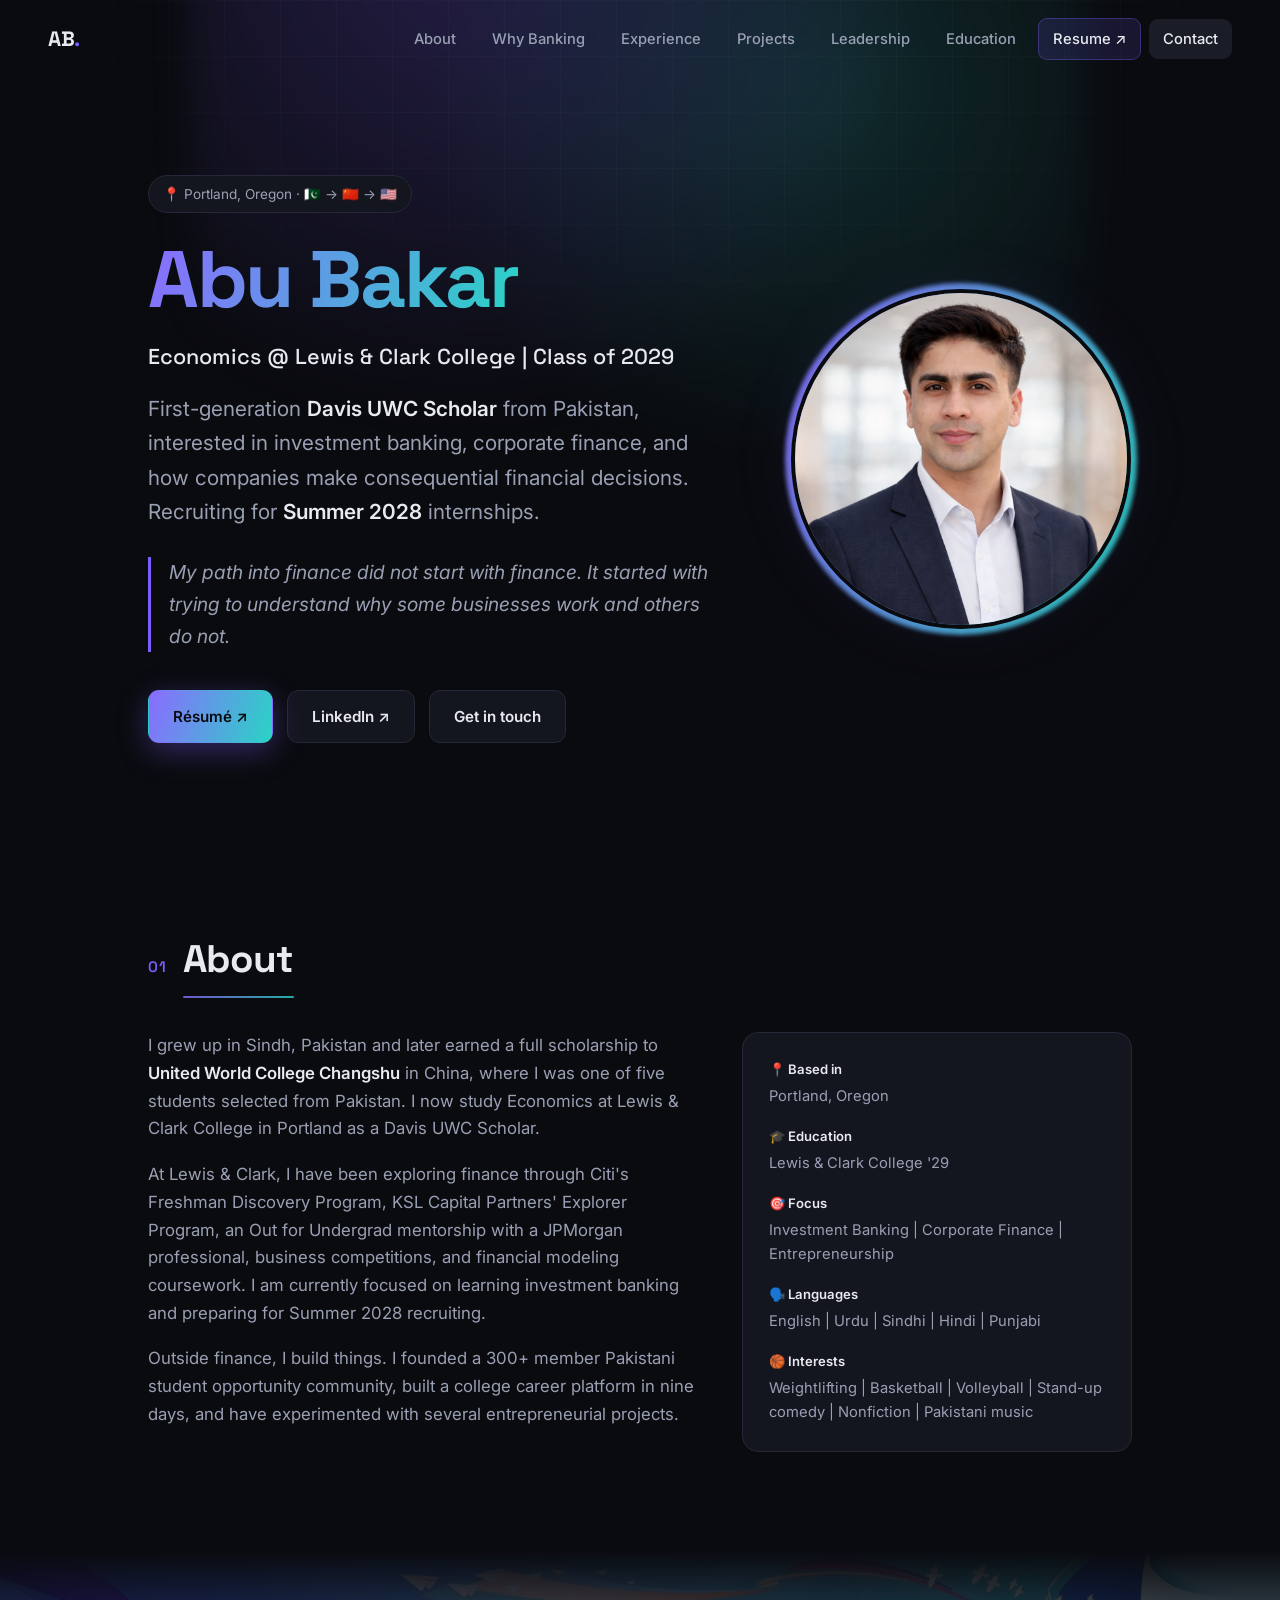
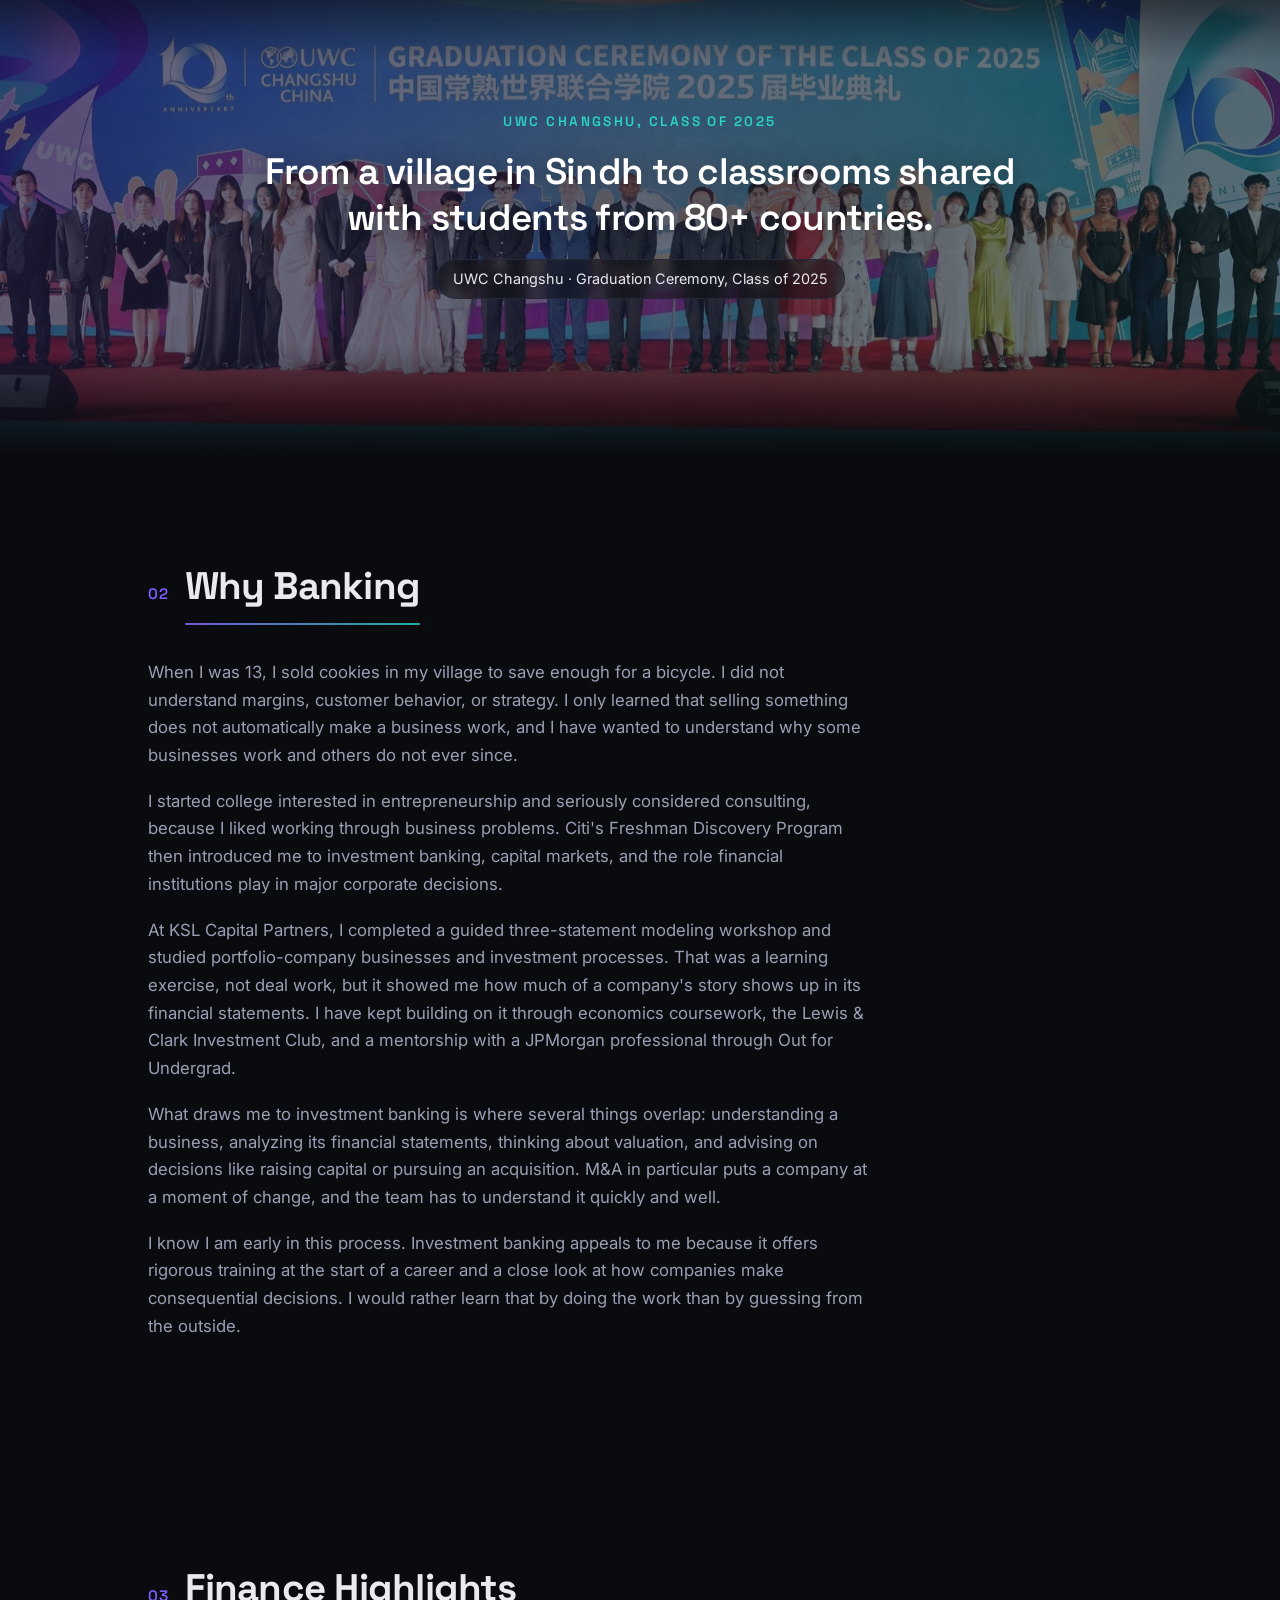
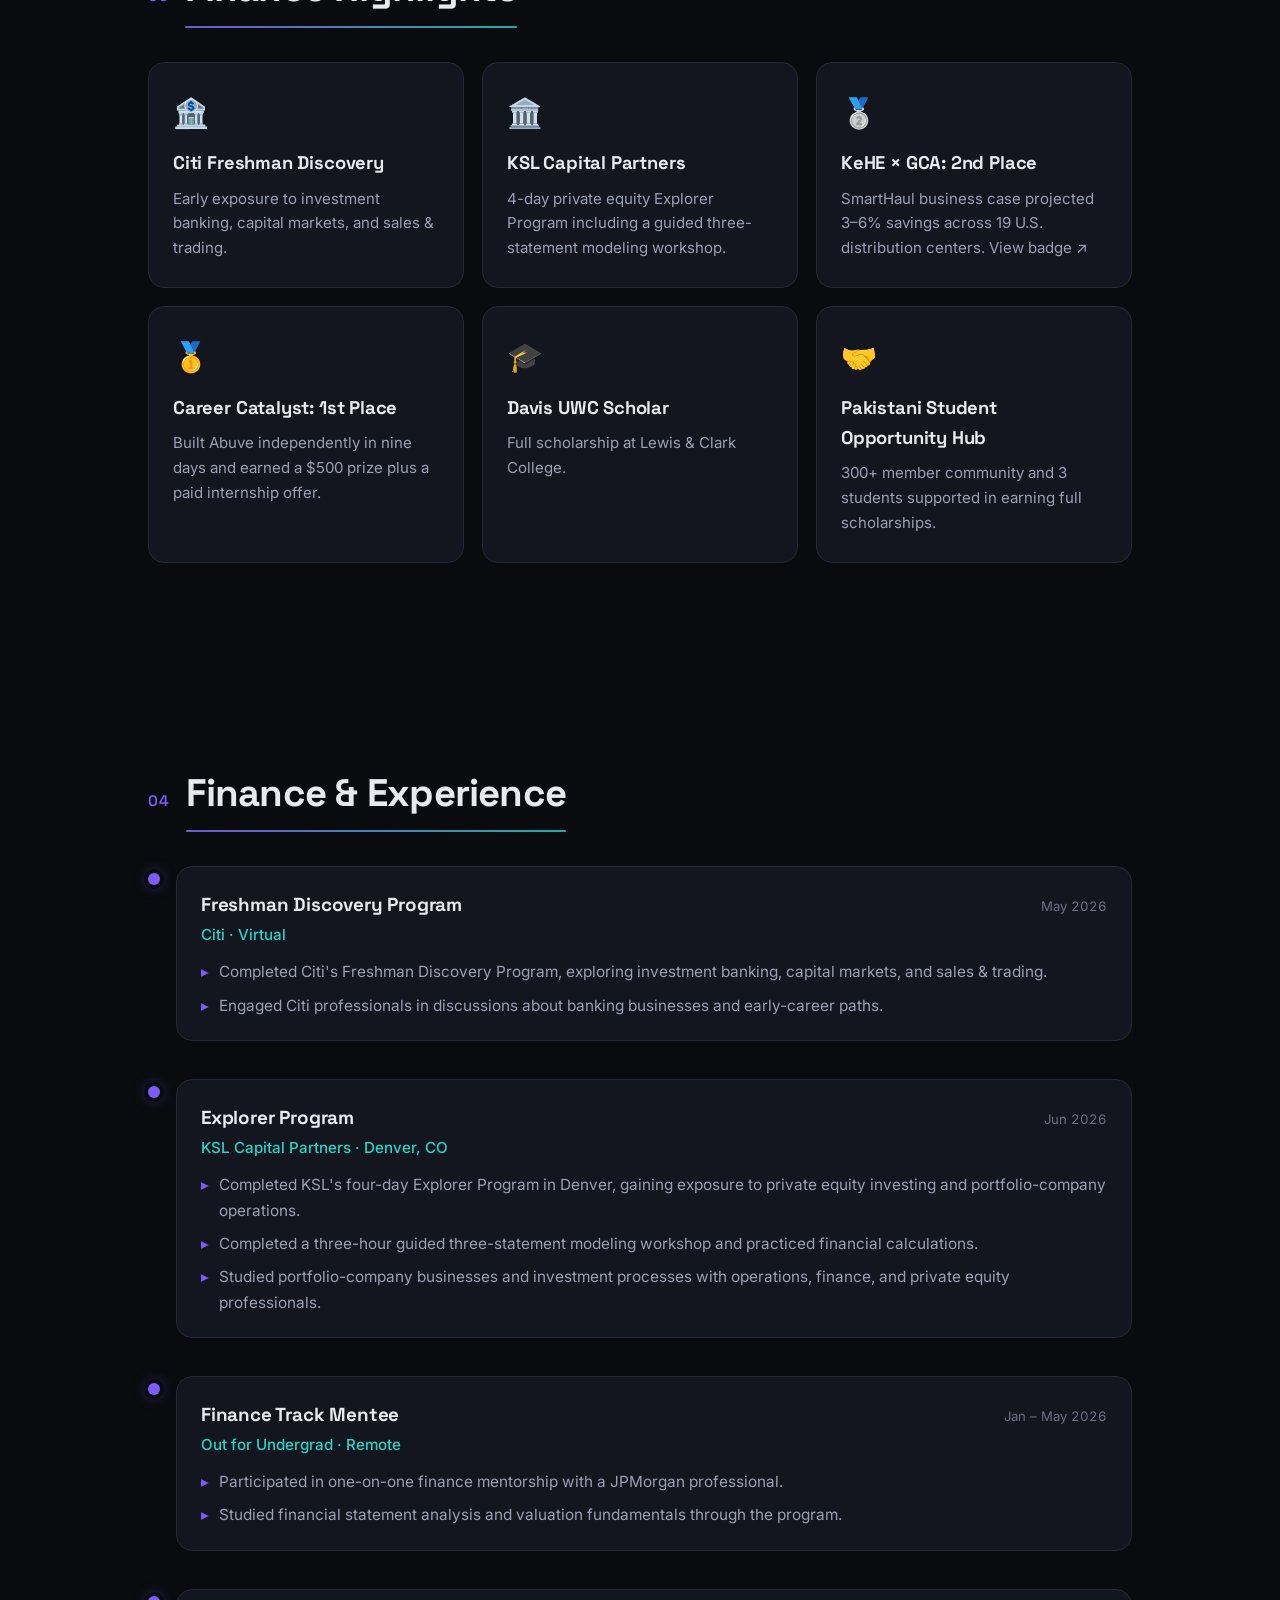
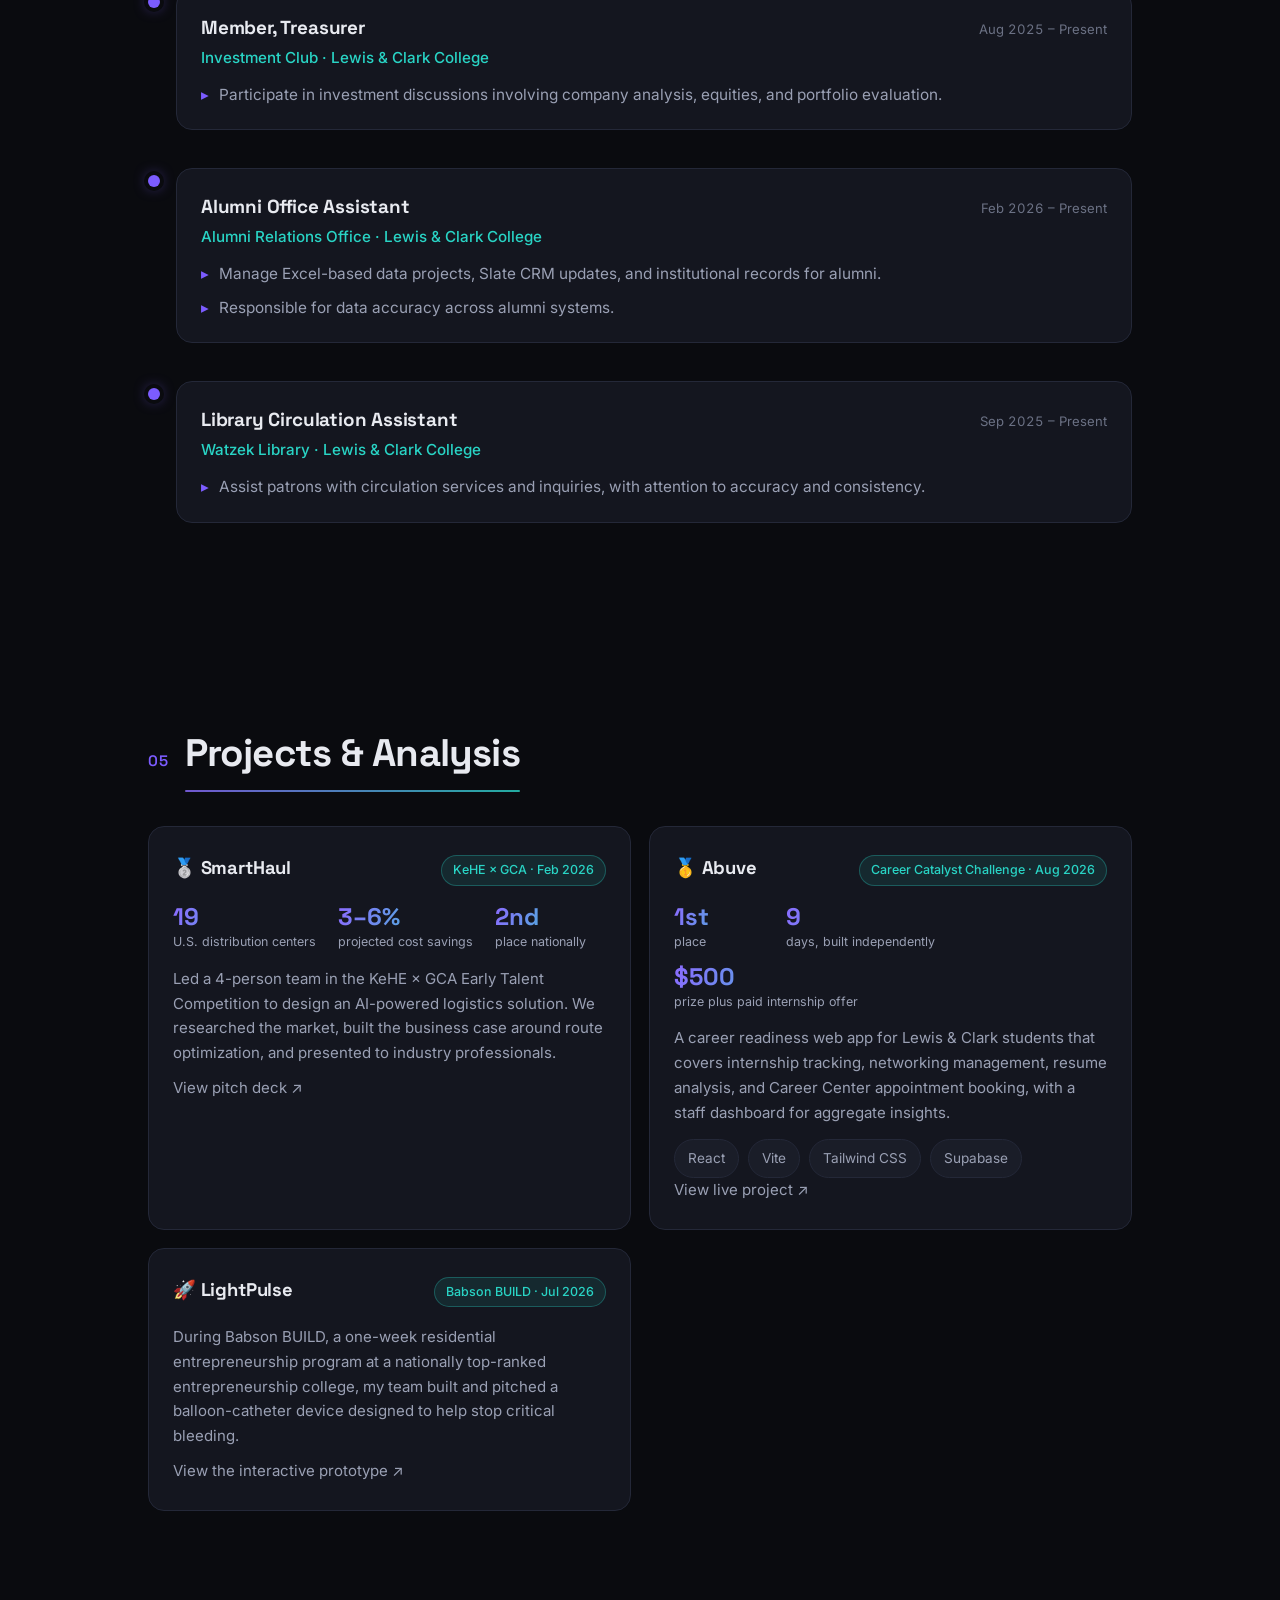
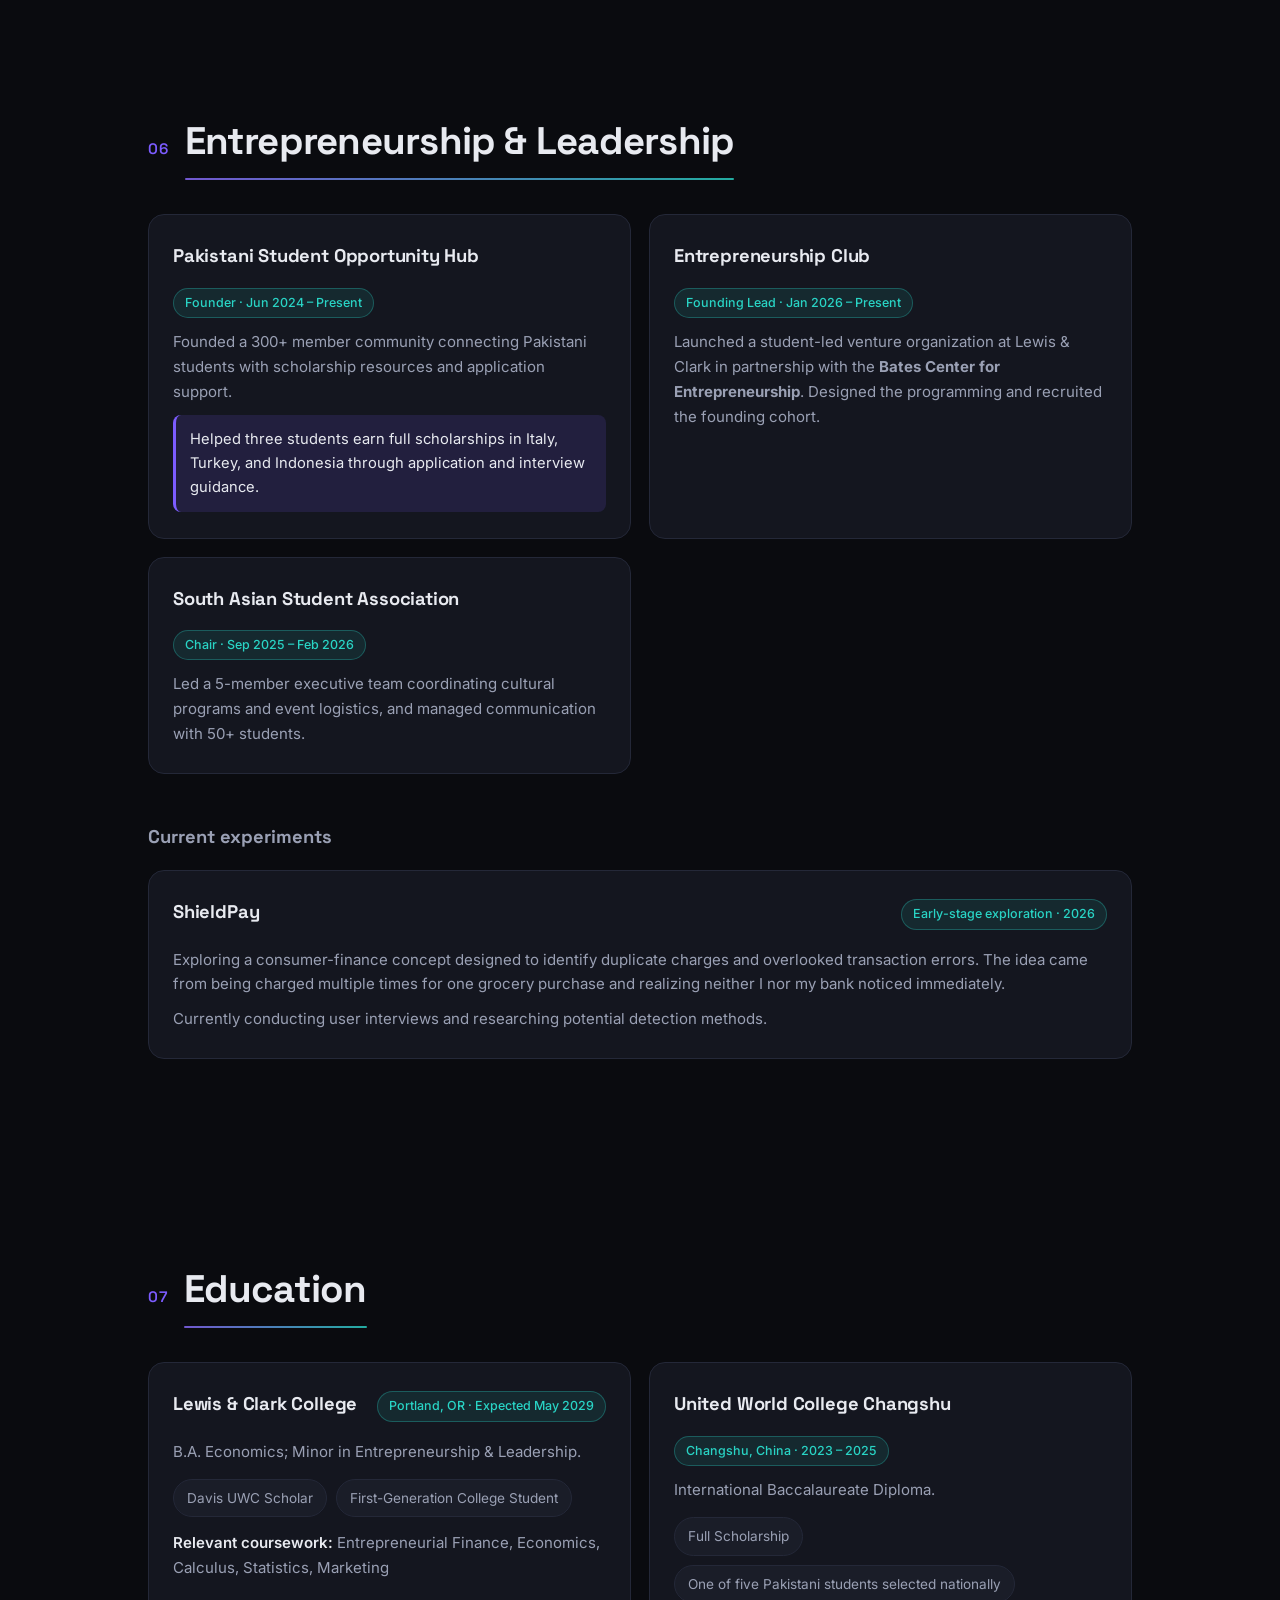
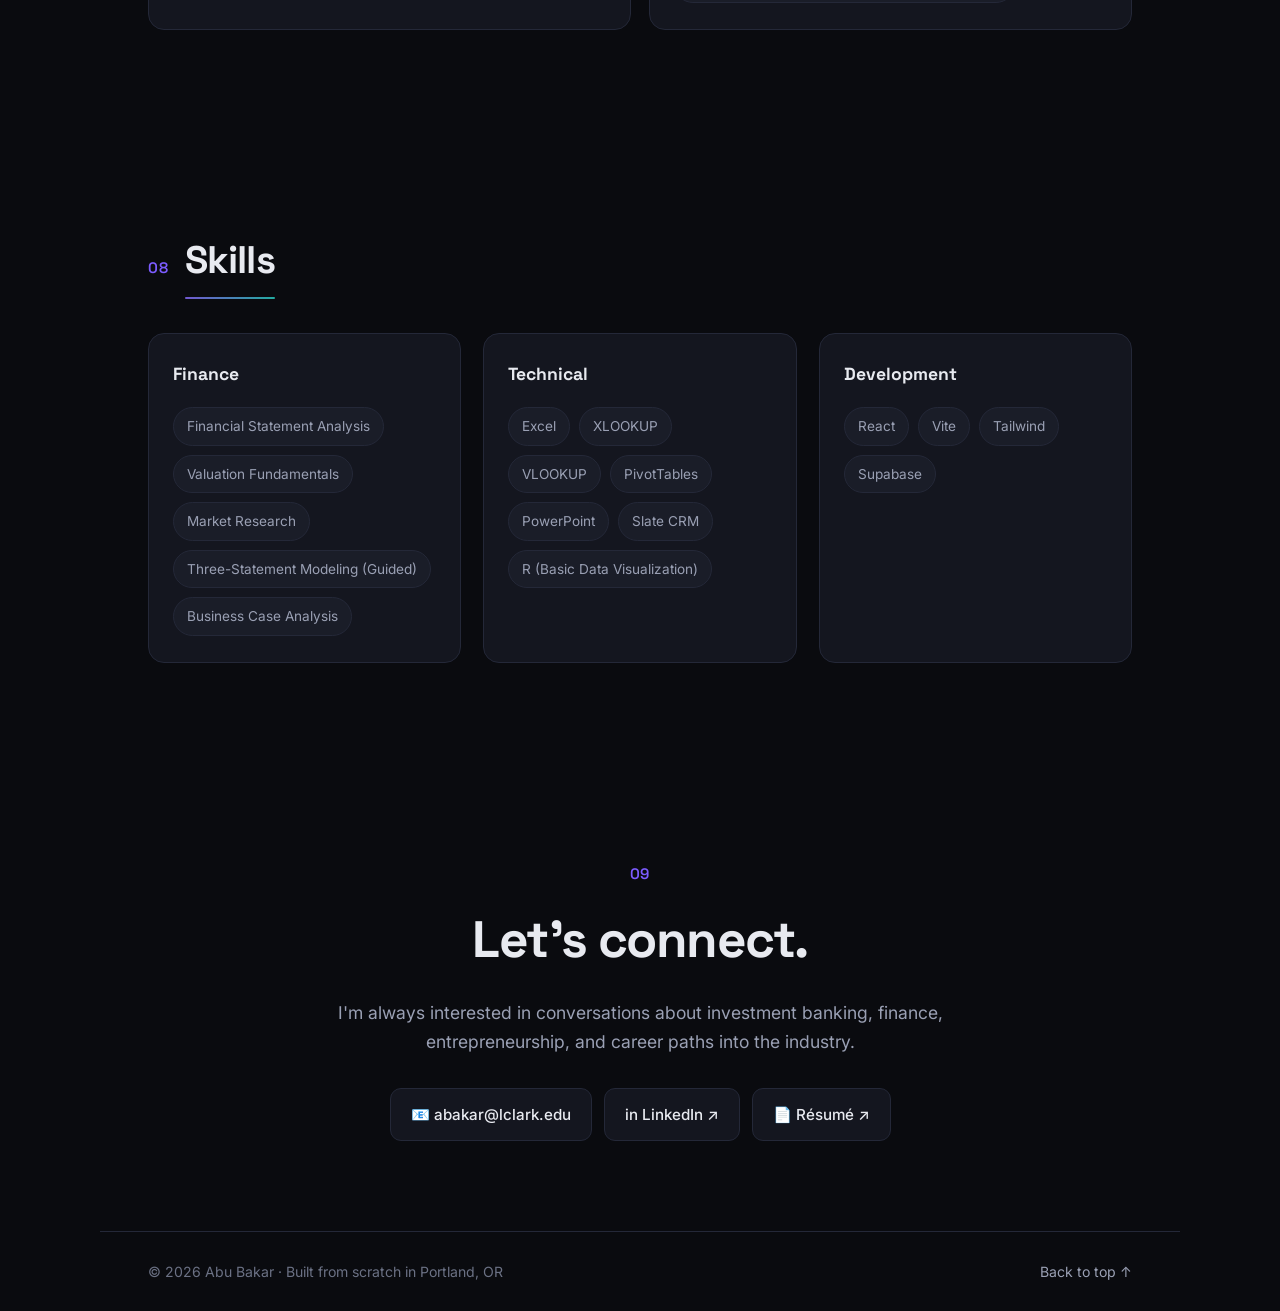
<file: index.html>
<!DOCTYPE html>
<html lang="en">
<head>
  <meta charset="UTF-8" />
  <meta name="viewport" content="width=device-width, initial-scale=1.0" />
  <title>Abu Bakar | Economics &amp; Finance | Lewis &amp; Clark College</title>
  <meta name="description" content="Abu Bakar is an Economics student and Davis UWC Scholar at Lewis &amp; Clark College exploring investment banking, corporate finance, and entrepreneurship." />
  <meta name="author" content="Abu Bakar" />

  <!-- Open Graph -->
  <meta property="og:type" content="website" />
  <meta property="og:title" content="Abu Bakar | Economics &amp; Finance | Lewis &amp; Clark College" />
  <meta property="og:description" content="Abu Bakar is an Economics student and Davis UWC Scholar at Lewis &amp; Clark College exploring investment banking, corporate finance, and entrepreneurship." />

  <link rel="preconnect" href="https://fonts.googleapis.com" />
  <link rel="preconnect" href="https://fonts.gstatic.com" crossorigin />
  <link href="https://fonts.googleapis.com/css2?family=Inter:wght@400;500;600;700;800&family=Space+Grotesk:wght@500;600;700&display=swap" rel="stylesheet" />
  <link rel="stylesheet" href="styles.css" />
  <link rel="icon" href="data:image/svg+xml,<svg xmlns='http://www.w3.org/2000/svg' viewBox='0 0 100 100'><text y='.9em' font-size='90'>⚡</text></svg>" />
</head>
<body>
  <!-- Background -->
  <div class="bg-grid" aria-hidden="true"></div>
  <div class="bg-glow" aria-hidden="true"></div>

  <!-- Scroll progress bar -->
  <div class="progress" id="progress" aria-hidden="true"></div>

  <!-- Nav -->
  <header class="nav" id="nav">
    <a href="#top" class="nav__brand">AB<span>.</span></a>
    <nav class="nav__links" aria-label="Primary">
      <a href="#about">About</a>
      <a href="#why-banking">Why Banking</a>
      <a href="#experience">Experience</a>
      <a href="#projects">Projects</a>
      <a href="#leadership">Leadership</a>
      <a href="#education">Education</a>
      <a href="assets/Bakar_Abu_Resume_Portfolio.pdf" target="_blank" rel="noopener" class="nav__cta">Resume ↗</a>
      <a href="#contact">Contact</a>
    </nav>
    <button class="nav__toggle" id="navToggle" aria-label="Toggle menu" aria-expanded="false">
      <span></span><span></span><span></span>
    </button>
  </header>

  <main id="top">
    <!-- Hero -->
    <section class="hero" id="hero">
      <div class="hero__content">
        <div class="reveal hero__eyebrow">📍 Portland, Oregon · 🇵🇰 → 🇨🇳 → 🇺🇸</div>
        <h1 class="reveal hero__title">
          <span class="grad">Abu Bakar</span>
        </h1>
        <p class="reveal hero__sub">Economics @ Lewis &amp; Clark College | Class of 2029</p>
        <p class="reveal hero__lead">
          First-generation <strong>Davis UWC Scholar</strong> from Pakistan, interested in
          investment banking, corporate finance, and how companies make consequential
          financial decisions. Recruiting for <strong>Summer 2028</strong> internships.
        </p>
        <blockquote class="reveal hero__quote">
          My path into finance did not start with finance. It started with trying to understand why some businesses work and others do not.
        </blockquote>
        <div class="reveal hero__actions">
          <a class="btn btn--primary" href="assets/Bakar_Abu_Resume_Portfolio.pdf" target="_blank" rel="noopener">Résumé ↗</a>
          <a class="btn btn--ghost" href="https://www.linkedin.com/in/abu-bakar-085870336/" target="_blank" rel="noopener">LinkedIn ↗</a>
          <a class="btn btn--ghost" href="#contact">Get in touch</a>
        </div>
      </div>
      <div class="reveal hero__photo">
        <img src="assets/Bakar_Photo.jpeg" alt="Portrait of Abu Bakar" width="360" height="360" loading="eager" />
      </div>
    </section>

    <!-- About -->
    <section class="section" id="about">
      <div class="section__head reveal">
        <span class="section__num">01</span>
        <h2 class="section__title">About</h2>
      </div>
      <div class="about">
        <div class="about__text reveal">
          <p>
            I grew up in Sindh, Pakistan and later earned a full scholarship to
            <strong>United World College Changshu</strong> in China, where I was one of five
            students selected from Pakistan. I now study Economics at Lewis &amp; Clark College
            in Portland as a Davis UWC Scholar.
          </p>
          <p>
            At Lewis &amp; Clark, I have been exploring finance through Citi's Freshman Discovery
            Program, KSL Capital Partners' Explorer Program, an Out for Undergrad mentorship with
            a JPMorgan professional, business competitions, and financial modeling coursework. I am
            currently focused on learning investment banking and preparing for Summer 2028
            recruiting.
          </p>
          <p>
            Outside finance, I build things. I founded a 300+ member Pakistani student opportunity
            community, built a college career platform in nine days, and have experimented with
            several entrepreneurial projects.
          </p>
        </div>
        <aside class="about__facts reveal">
          <dl>
            <div><dt>📍 Based in</dt><dd>Portland, Oregon</dd></div>
            <div><dt>🎓 Education</dt><dd>Lewis &amp; Clark College '29</dd></div>
            <div><dt>🎯 Focus</dt><dd>Investment Banking | Corporate Finance | Entrepreneurship</dd></div>
            <div><dt>🗣️ Languages</dt><dd>English | Urdu | Sindhi | Hindi | Punjabi</dd></div>
            <div><dt>🏀 Interests</dt><dd>Weightlifting | Basketball | Volleyball | Stand-up comedy | Nonfiction | Pakistani music</dd></div>
          </dl>
        </aside>
      </div>
    </section>

    <!-- Story band -->
    <section class="band" id="story" aria-label="UWC Changshu graduation">
      <div class="band__overlay"></div>
      <div class="band__content reveal">
        <span class="band__eyebrow">UWC Changshu, Class of 2025</span>
        <p class="band__quote">
          From a village in Sindh to classrooms shared with students from 80+ countries.
        </p>
        <span class="band__caption">UWC Changshu · Graduation Ceremony, Class of 2025</span>
      </div>
    </section>

    <!-- Why Banking -->
    <section class="section" id="why-banking">
      <div class="section__head reveal">
        <span class="section__num">02</span>
        <h2 class="section__title">Why Banking</h2>
      </div>
      <div class="about__text why-finance__body reveal">
        <p>When I was 13, I sold cookies in my village to save enough for a bicycle. I did not understand margins, customer behavior, or strategy. I only learned that selling something does not automatically make a business work, and I have wanted to understand why some businesses work and others do not ever since.</p>
        <p>I started college interested in entrepreneurship and seriously considered consulting, because I liked working through business problems. Citi's Freshman Discovery Program then introduced me to investment banking, capital markets, and the role financial institutions play in major corporate decisions.</p>
        <p>At KSL Capital Partners, I completed a guided three-statement modeling workshop and studied portfolio-company businesses and investment processes. That was a learning exercise, not deal work, but it showed me how much of a company's story shows up in its financial statements. I have kept building on it through economics coursework, the Lewis &amp; Clark Investment Club, and a mentorship with a JPMorgan professional through Out for Undergrad.</p>
        <p>What draws me to investment banking is where several things overlap: understanding a business, analyzing its financial statements, thinking about valuation, and advising on decisions like raising capital or pursuing an acquisition. M&amp;A in particular puts a company at a moment of change, and the team has to understand it quickly and well.</p>
        <p>I know I am early in this process. Investment banking appeals to me because it offers rigorous training at the start of a career and a close look at how companies make consequential decisions. I would rather learn that by doing the work than by guessing from the outside.</p>
      </div>
    </section>

    <!-- Highlights -->
    <section class="section" id="highlights">
      <div class="section__head reveal">
        <span class="section__num">03</span>
        <h2 class="section__title">Finance Highlights</h2>
      </div>
      <div class="cards">
        <article class="card reveal">
          <div class="card__icon">🏦</div>
          <h3>Citi Freshman Discovery</h3>
          <p>Early exposure to investment banking, capital markets, and sales &amp; trading.</p>
        </article>
        <article class="card reveal">
          <div class="card__icon">🏛️</div>
          <h3>KSL Capital Partners</h3>
          <p>4-day private equity Explorer Program including a guided three-statement modeling workshop.</p>
        </article>
        <article class="card reveal">
          <div class="card__icon">🥈</div>
          <h3>KeHE × GCA: 2nd Place</h3>
          <p>SmartHaul business case projected 3–6% savings across 19 U.S. distribution centers. <a href="https://drive.google.com/file/d/1jz3n8mnmMMnm-aWA_zxJFuzs7SEOuMi2/view?usp=sharing" target="_blank" rel="noopener">View badge ↗</a></p>
        </article>
        <article class="card reveal">
          <div class="card__icon">🥇</div>
          <h3>Career Catalyst: 1st Place</h3>
          <p>Built Abuve independently in nine days and earned a $500 prize plus a paid internship offer.</p>
        </article>
        <article class="card reveal">
          <div class="card__icon">🎓</div>
          <h3>Davis UWC Scholar</h3>
          <p>Full scholarship at Lewis &amp; Clark College.</p>
        </article>
        <article class="card reveal">
          <div class="card__icon">🤝</div>
          <h3>Pakistani Student Opportunity Hub</h3>
          <p>300+ member community and 3 students supported in earning full scholarships.</p>
        </article>
      </div>
    </section>

    <!-- Finance & Experience -->
    <section class="section" id="experience">
      <div class="section__head reveal">
        <span class="section__num">04</span>
        <h2 class="section__title">Finance &amp; Experience</h2>
      </div>

      <ol class="timeline">
        <li class="timeline__item reveal">
          <div class="timeline__dot"></div>
          <div class="timeline__body">
            <div class="timeline__meta">
              <h3>Freshman Discovery Program</h3>
              <span class="timeline__date">May 2026</span>
            </div>
            <p class="timeline__org">Citi · Virtual</p>
            <ul>
              <li>Completed Citi's Freshman Discovery Program, exploring investment banking, capital markets, and sales &amp; trading.</li>
              <li>Engaged Citi professionals in discussions about banking businesses and early-career paths.</li>
            </ul>
          </div>
        </li>

        <li class="timeline__item reveal">
          <div class="timeline__dot"></div>
          <div class="timeline__body">
            <div class="timeline__meta">
              <h3>Explorer Program</h3>
              <span class="timeline__date">Jun 2026</span>
            </div>
            <p class="timeline__org">KSL Capital Partners · Denver, CO</p>
            <ul>
              <li>Completed KSL's four-day Explorer Program in Denver, gaining exposure to private equity investing and portfolio-company operations.</li>
              <li>Completed a three-hour guided three-statement modeling workshop and practiced financial calculations.</li>
              <li>Studied portfolio-company businesses and investment processes with operations, finance, and private equity professionals.</li>
            </ul>
          </div>
        </li>

        <li class="timeline__item reveal">
          <div class="timeline__dot"></div>
          <div class="timeline__body">
            <div class="timeline__meta">
              <h3>Finance Track Mentee</h3>
              <span class="timeline__date">Jan – May 2026</span>
            </div>
            <p class="timeline__org">Out for Undergrad · Remote</p>
            <ul>
              <li>Participated in one-on-one finance mentorship with a JPMorgan professional.</li>
              <li>Studied financial statement analysis and valuation fundamentals through the program.</li>
            </ul>
          </div>
        </li>

        <li class="timeline__item reveal">
          <div class="timeline__dot"></div>
          <div class="timeline__body">
            <div class="timeline__meta">
              <h3>Member, Treasurer</h3>
              <span class="timeline__date">Aug 2025 – Present</span>
            </div>
            <p class="timeline__org">Investment Club · Lewis &amp; Clark College</p>
            <ul>
              <li>Participate in investment discussions involving company analysis, equities, and portfolio evaluation.</li>
            </ul>
          </div>
        </li>

        <li class="timeline__item reveal">
          <div class="timeline__dot"></div>
          <div class="timeline__body">
            <div class="timeline__meta">
              <h3>Alumni Office Assistant</h3>
              <span class="timeline__date">Feb 2026 – Present</span>
            </div>
            <p class="timeline__org">Alumni Relations Office · Lewis &amp; Clark College</p>
            <ul>
              <li>Manage Excel-based data projects, Slate CRM updates, and institutional records for alumni.</li>
              <li>Responsible for data accuracy across alumni systems.</li>
            </ul>
          </div>
        </li>

        <li class="timeline__item reveal">
          <div class="timeline__dot"></div>
          <div class="timeline__body">
            <div class="timeline__meta">
              <h3>Library Circulation Assistant</h3>
              <span class="timeline__date">Sep 2025 – Present</span>
            </div>
            <p class="timeline__org">Watzek Library · Lewis &amp; Clark College</p>
            <ul>
              <li>Assist patrons with circulation services and inquiries, with attention to accuracy and consistency.</li>
            </ul>
          </div>
        </li>
      </ol>
    </section>

    <!-- Projects & Analysis -->
    <section class="section" id="projects">
      <div class="section__head reveal">
        <span class="section__num">05</span>
        <h2 class="section__title">Projects &amp; Analysis</h2>
      </div>
      <div class="cards cards--wide">
        <article class="card reveal">
          <div class="venture__head">
            <h3>🥈 SmartHaul</h3>
            <span class="badge">KeHE × GCA · Feb 2026</span>
          </div>
          <div class="stats">
            <div><strong>19</strong><span>U.S. distribution centers</span></div>
            <div><strong>3–6%</strong><span>projected cost savings</span></div>
            <div><strong>2nd</strong><span>place nationally</span></div>
          </div>
          <p>
            Led a 4-person team in the KeHE × GCA Early Talent Competition to design an
            AI-powered logistics solution. We researched the market, built the business case
            around route optimization, and presented to industry professionals.
          </p>
          <p><a href="https://drive.google.com/file/d/1CL5Q5AinDunvU_4M77dRDUGfUltvf5IZ/view?usp=sharing" target="_blank" rel="noopener">View pitch deck ↗</a></p>
          <!-- TODO(Abu): link stock pitch or deal write-up here -->
        </article>

        <article class="card reveal">
          <div class="venture__head">
            <h3>🥇 Abuve</h3>
            <span class="badge">Career Catalyst Challenge · Aug 2026</span>
          </div>
          <div class="stats">
            <div><strong>1st</strong><span>place</span></div>
            <div><strong>9</strong><span>days, built independently</span></div>
            <div><strong>$500</strong><span>prize plus paid internship offer</span></div>
          </div>
          <p>
            A career readiness web app for Lewis &amp; Clark students that covers internship
            tracking, networking management, resume analysis, and Career Center appointment
            booking, with a staff dashboard for aggregate insights.
          </p>
          <ul class="tags">
            <li>React</li>
            <li>Vite</li>
            <li>Tailwind CSS</li>
            <li>Supabase</li>
          </ul>
          <p><a href="https://lc-career-tracker.vercel.app" target="_blank" rel="noopener">View live project ↗</a></p>
        </article>

        <article class="card reveal">
          <div class="venture__head">
            <h3>🚀 LightPulse</h3>
            <span class="badge">Babson BUILD · Jul 2026</span>
          </div>
          <p>
            During Babson BUILD, a one-week residential entrepreneurship program at a
            nationally top-ranked entrepreneurship college, my team built and pitched a
            balloon-catheter device designed to help stop critical bleeding.
          </p>
          <p><a href="assets/lightpulse-demo.html" target="_blank" rel="noopener">View the interactive prototype ↗</a></p>
        </article>

        <!--
          TODO(Abu): add only when complete and accurate.
          Financial Modeling Project: e.g. a three-year operating model for an on-campus dining operation
          (demand assumptions, operating expenses, capacity, scenario analysis).
        -->
        <!--
          TODO(Abu): Public Company Analysis card (financial analysis, valuation, comparable companies,
          transaction analysis). Reuse the card markup above.
        -->
      </div>
    </section>

    <!-- Entrepreneurship & Leadership -->
    <section class="section" id="leadership">
      <div class="section__head reveal">
        <span class="section__num">06</span>
        <h2 class="section__title">Entrepreneurship &amp; Leadership</h2>
      </div>
      <div class="cards cards--wide">
        <article class="card reveal">
          <div class="venture__head">
            <h3>Pakistani Student Opportunity Hub</h3>
            <span class="badge">Founder · Jun 2024 – Present</span>
          </div>
          <p>
            Founded a 300+ member community connecting Pakistani students with scholarship
            resources and application support.
          </p>
          <p class="venture__impact">Helped three students earn full scholarships in Italy, Turkey, and Indonesia through application and interview guidance.</p>
        </article>

        <article class="card reveal">
          <div class="venture__head">
            <h3>Entrepreneurship Club</h3>
            <span class="badge">Founding Lead · Jan 2026 – Present</span>
          </div>
          <p>
            Launched a student-led venture organization at Lewis &amp; Clark in partnership with
            the <strong>Bates Center for Entrepreneurship</strong>. Designed the programming and
            recruited the founding cohort.
          </p>
        </article>

        <article class="card reveal">
          <div class="venture__head">
            <h3>South Asian Student Association</h3>
            <span class="badge">Chair · Sep 2025 – Feb 2026</span>
          </div>
          <p>
            Led a 5-member executive team coordinating cultural programs and event logistics,
            and managed communication with 50+ students.
          </p>
        </article>

        <!--
          CONFIRM: Permanent Capital Fellows Program finalist (top 40 of 500, May 2026) removed from the
          main flow until documented. Add back here as a card if desired.
        -->
      </div>

      <h3 class="subhead reveal">Current experiments</h3>
      <div class="cards cards--wide">
        <article class="card reveal">
          <div class="venture__head">
            <h3>ShieldPay</h3>
            <span class="badge">Early-stage exploration · 2026</span>
          </div>
          <p>
            Exploring a consumer-finance concept designed to identify duplicate charges and
            overlooked transaction errors. The idea came from being charged multiple times for
            one grocery purchase and realizing neither I nor my bank noticed immediately.
          </p>
          <p>Currently conducting user interviews and researching potential detection methods.</p>
        </article>
      </div>
    </section>

    <!-- Education -->
    <section class="section" id="education">
      <div class="section__head reveal">
        <span class="section__num">07</span>
        <h2 class="section__title">Education</h2>
      </div>
      <div class="cards cards--wide">
        <article class="card reveal">
          <div class="venture__head">
            <h3>Lewis &amp; Clark College</h3>
            <span class="badge">Portland, OR · Expected May 2029</span>
          </div>
          <p>B.A. Economics; Minor in Entrepreneurship &amp; Leadership.</p>
          <ul class="tags">
            <li>Davis UWC Scholar</li>
            <li>First-Generation College Student</li>
          </ul>
          <p class="card__note"><strong>Relevant coursework:</strong> Entrepreneurial Finance, Economics, Calculus, Statistics, Marketing</p>
        </article>
        <article class="card reveal">
          <div class="venture__head">
            <h3>United World College Changshu</h3>
            <span class="badge">Changshu, China · 2023 – 2025</span>
          </div>
          <p>International Baccalaureate Diploma.</p>
          <ul class="tags">
            <li>Full Scholarship</li>
            <li>One of five Pakistani students selected nationally</li>
          </ul>
        </article>
      </div>
    </section>

    <!-- Skills -->
    <section class="section" id="skills">
      <div class="section__head reveal">
        <span class="section__num">08</span>
        <h2 class="section__title">Skills</h2>
      </div>
      <div class="skills">
        <div class="skills__group reveal">
          <h3>Finance</h3>
          <ul class="tags">
            <li>Financial Statement Analysis</li>
            <li>Valuation Fundamentals</li>
            <li>Market Research</li>
            <li>Three-Statement Modeling (Guided)</li>
            <li>Business Case Analysis</li>
          </ul>
        </div>
        <div class="skills__group reveal">
          <h3>Technical</h3>
          <ul class="tags">
            <li>Excel</li>
            <li>XLOOKUP</li>
            <li>VLOOKUP</li>
            <li>PivotTables</li>
            <li>PowerPoint</li>
            <li>Slate CRM</li>
            <li>R (Basic Data Visualization)</li>
          </ul>
        </div>
        <div class="skills__group reveal">
          <h3>Development</h3>
          <ul class="tags">
            <li>React</li>
            <li>Vite</li>
            <li>Tailwind</li>
            <li>Supabase</li>
          </ul>
        </div>
      </div>
    </section>

    <!-- Contact -->
    <section class="section section--contact" id="contact">
      <div class="contact reveal">
        <span class="section__num">09</span>
        <h2 class="contact__title">Let's connect.</h2>
        <p class="contact__lead">
          I'm always interested in conversations about investment banking, finance,
          entrepreneurship, and career paths into the industry.
        </p>
        <div class="contact__links">
          <a class="contact__btn" href="mailto:abakar@lclark.edu">📧 abakar@lclark.edu</a>
          <a class="contact__btn" href="https://www.linkedin.com/in/abu-bakar-085870336/" target="_blank" rel="noopener">in LinkedIn ↗</a>
          <a class="contact__btn" href="assets/Bakar_Abu_Resume_Portfolio.pdf" target="_blank" rel="noopener">📄 Résumé ↗</a>
        </div>
      </div>
    </section>
  </main>

  <footer class="footer">
    <p>© <span id="year"></span> Abu Bakar · Built from scratch in Portland, OR</p>
    <a href="#top" class="footer__top">Back to top ↑</a>
  </footer>

  <script src="script.js"></script>
</body>
</html>
</file>
<file: styles.css>
/* =========================================================
   Abu Bakar · Portfolio
   Modern dark · minimal
   ========================================================= */

:root {
  --bg: #0a0b0f;
  --bg-soft: #11131a;
  --surface: #14161f;
  --surface-2: #1a1d28;
  --border: #242838;
  --text: #e8eaf0;
  --muted: #9aa0b4;
  --faint: #6b7184;
  --accent: #7c5cff;
  --accent-2: #29d4c5;
  --accent-soft: rgba(124, 92, 255, 0.14);
  --grad: linear-gradient(110deg, #8b6bff 0%, #29d4c5 100%);
  --maxw: 1080px;
  --radius: 16px;
  --ease: cubic-bezier(0.22, 1, 0.36, 1);
}

* { box-sizing: border-box; margin: 0; padding: 0; }

html { scroll-behavior: smooth; scroll-padding-top: 90px; }

body {
  font-family: "Inter", system-ui, -apple-system, sans-serif;
  background: var(--bg);
  color: var(--text);
  line-height: 1.65;
  -webkit-font-smoothing: antialiased;
  overflow-x: hidden;
}

@media (prefers-reduced-motion: reduce) {
  html { scroll-behavior: auto; }
  * { animation: none !important; transition: none !important; }
}

a { color: inherit; text-decoration: none; }

/* ---------- Background ---------- */
.bg-grid {
  position: fixed;
  inset: 0;
  z-index: -2;
  background-image:
    linear-gradient(to right, rgba(255,255,255,0.025) 1px, transparent 1px),
    linear-gradient(to bottom, rgba(255,255,255,0.025) 1px, transparent 1px);
  background-size: 56px 56px;
  mask-image: radial-gradient(ellipse 80% 60% at 50% 0%, #000 30%, transparent 75%);
}
.bg-glow {
  position: fixed;
  top: -260px; left: 50%;
  transform: translateX(-50%);
  width: 900px; height: 700px;
  z-index: -1;
  background: radial-gradient(circle at 30% 30%, rgba(124,92,255,0.22), transparent 60%),
              radial-gradient(circle at 70% 50%, rgba(41,212,197,0.16), transparent 55%);
  filter: blur(20px);
  pointer-events: none;
}

/* ---------- Scroll progress bar ---------- */
.progress {
  position: fixed;
  top: 0;
  left: 0;
  height: 3px;
  width: 100%;
  transform: scaleX(0);
  transform-origin: 0 50%;
  background: var(--grad);
  box-shadow: 0 0 12px rgba(124, 92, 255, 0.6);
  z-index: 60;
  pointer-events: none;
  will-change: transform;
}

/* ---------- Cursor spotlight on cards ---------- */
.card,
.timeline__body,
.skills__group {
  --mx: 50%;
  --my: 0%;
}
.card::after,
.timeline__body::after,
.skills__group::after {
  content: "";
  position: absolute;
  inset: 0;
  border-radius: inherit;
  background: radial-gradient(220px circle at var(--mx) var(--my),
              rgba(124, 92, 255, 0.16), transparent 60%);
  opacity: 0;
  transition: opacity .3s var(--ease);
  pointer-events: none;
  z-index: 0;
}
.timeline__body,
.skills__group { position: relative; overflow: hidden; }
.card:hover::after,
.timeline__body:hover::after,
.skills__group:hover::after { opacity: 1; }

/* Active nav link */
.nav__links a.active { color: var(--text); background: var(--surface-2); }

/* ---------- Nav ---------- */
.nav {
  position: fixed;
  top: 0; left: 0; right: 0;
  z-index: 50;
  display: flex;
  align-items: center;
  justify-content: space-between;
  padding: 18px clamp(20px, 5vw, 48px);
  transition: background .3s var(--ease), border-color .3s var(--ease), padding .3s var(--ease);
  border-bottom: 1px solid transparent;
}
.nav.scrolled {
  background: rgba(10, 11, 15, 0.72);
  backdrop-filter: blur(14px);
  border-bottom: 1px solid var(--border);
  padding-top: 12px;
  padding-bottom: 12px;
}
.nav__brand {
  font-family: "Space Grotesk", sans-serif;
  font-weight: 700;
  font-size: 1.3rem;
  letter-spacing: -0.02em;
}
.nav__brand span { color: var(--accent); }
.nav__links {
  display: flex;
  align-items: center;
  gap: 8px;
}
.nav__links a {
  padding: 8px 14px;
  font-size: 0.92rem;
  font-weight: 500;
  color: var(--muted);
  border-radius: 9px;
  transition: color .2s, background .2s;
}
.nav__links a:hover { color: var(--text); background: var(--surface-2); }
.nav__cta {
  background: var(--accent-soft);
  color: var(--text) !important;
  border: 1px solid rgba(124,92,255,0.35);
}
.nav__cta:hover { background: rgba(124,92,255,0.25) !important; }

.nav__toggle {
  display: none;
  flex-direction: column;
  gap: 5px;
  background: none;
  border: 0;
  cursor: pointer;
  padding: 6px;
}
.nav__toggle span {
  width: 24px; height: 2px;
  background: var(--text);
  border-radius: 2px;
  transition: transform .3s var(--ease), opacity .2s;
}
.nav__toggle[aria-expanded="true"] span:nth-child(1) { transform: translateY(7px) rotate(45deg); }
.nav__toggle[aria-expanded="true"] span:nth-child(2) { opacity: 0; }
.nav__toggle[aria-expanded="true"] span:nth-child(3) { transform: translateY(-7px) rotate(-45deg); }

/* ---------- Layout ---------- */
main { max-width: var(--maxw); margin: 0 auto; padding: 0 clamp(20px, 5vw, 48px); }

.section { padding: clamp(70px, 11vh, 130px) 0; }
.section--contact { padding-bottom: 90px; }

.section__head {
  display: flex;
  align-items: baseline;
  gap: 16px;
  margin-bottom: 42px;
}
.section__num {
  font-family: "Space Grotesk", sans-serif;
  color: var(--accent);
  font-size: 0.95rem;
  font-weight: 600;
  letter-spacing: 0.05em;
}
.section__title {
  font-family: "Space Grotesk", sans-serif;
  font-size: clamp(1.7rem, 4vw, 2.4rem);
  font-weight: 700;
  letter-spacing: -0.02em;
}
.section__title::after {
  content: "";
  display: inline-block;
  width: 0; height: 0;
}
.section__sub {
  color: var(--muted);
  margin-top: -26px;
  margin-bottom: 42px;
  max-width: 620px;
}

.grad {
  background: var(--grad);
  -webkit-background-clip: text;
  background-clip: text;
  -webkit-text-fill-color: transparent;
}

/* ---------- Hero ---------- */
.hero {
  min-height: 92vh;
  display: grid;
  grid-template-columns: 1.5fr 0.9fr;
  align-items: center;
  gap: clamp(32px, 6vw, 72px);
  padding-top: 90px;
}
.hero__content { display: flex; flex-direction: column; }

/* Hero photo with gradient ring */
.hero__photo {
  justify-self: center;
  position: relative;
  width: min(340px, 80vw);
  aspect-ratio: 1;
}
.hero__photo::before {
  content: "";
  position: absolute;
  inset: -6px;
  border-radius: 50%;
  background: var(--grad);
  filter: blur(2px);
  opacity: 0.9;
  z-index: 0;
}
.hero__photo::after {
  content: "";
  position: absolute;
  inset: -34px;
  border-radius: 50%;
  background: radial-gradient(circle, rgba(124,92,255,0.35), transparent 65%);
  filter: blur(28px);
  z-index: -1;
}
.hero__photo img {
  position: relative;
  z-index: 1;
  width: 100%;
  height: 100%;
  object-fit: cover;
  border-radius: 50%;
  border: 4px solid var(--bg);
  display: block;
}
.hero__eyebrow {
  display: inline-block;
  align-self: flex-start;
  font-size: 0.85rem;
  color: var(--muted);
  background: var(--surface);
  border: 1px solid var(--border);
  padding: 7px 14px;
  border-radius: 999px;
  margin-bottom: 26px;
}
.hero__title {
  font-family: "Space Grotesk", sans-serif;
  font-size: clamp(2.6rem, 8vw, 5rem);
  line-height: 1.02;
  font-weight: 700;
  letter-spacing: -0.03em;
  margin-bottom: 26px;
}
.hero__sub {
  font-family: "Space Grotesk", sans-serif;
  font-size: clamp(1.05rem, 2.4vw, 1.35rem);
  font-weight: 500;
  color: var(--text);
  margin: -8px 0 18px;
}
.hero__lead {
  font-size: clamp(1.05rem, 2.2vw, 1.3rem);
  color: var(--muted);
  max-width: 660px;
  margin-bottom: 28px;
}
.hero__lead strong { color: var(--text); font-weight: 600; }
.hero__quote {
  border-left: 3px solid var(--accent);
  padding-left: 18px;
  font-style: italic;
  font-size: clamp(1rem, 2vw, 1.2rem);
  color: var(--muted);
  max-width: 600px;
  margin-bottom: 38px;
}
.hero__actions { display: flex; flex-wrap: wrap; gap: 14px; }

/* ---------- Buttons ---------- */
.btn {
  display: inline-flex;
  align-items: center;
  gap: 8px;
  padding: 13px 24px;
  border-radius: 11px;
  font-weight: 600;
  font-size: 0.95rem;
  transition: transform .2s var(--ease), box-shadow .25s, background .25s, border-color .25s;
  border: 1px solid transparent;
}
.btn:hover { transform: translateY(-2px); }
.btn--primary {
  background: var(--grad);
  color: #0a0b0f;
  box-shadow: 0 8px 30px rgba(124,92,255,0.35);
}
.btn--primary:hover { box-shadow: 0 12px 38px rgba(124,92,255,0.5); }
.btn--ghost {
  background: var(--surface);
  border-color: var(--border);
  color: var(--text);
}
.btn--ghost:hover { border-color: var(--accent); background: var(--surface-2); }

/* ---------- Story band (full-bleed) ---------- */
.band {
  position: relative;
  width: 100vw;
  margin-left: calc(50% - 50vw);
  min-height: clamp(360px, 56vh, 540px);
  display: flex;
  align-items: center;
  justify-content: center;
  text-align: center;
  padding: 60px clamp(20px, 5vw, 48px);
  background-image: url("assets/uwc-grad.jpg");
  background-size: cover;
  background-position: center 28%;
  background-attachment: fixed;
  overflow: hidden;
}
.band__overlay {
  position: absolute;
  inset: 0;
  background:
    linear-gradient(to bottom, var(--bg) 0%, rgba(10,11,15,0.55) 22%, rgba(10,11,15,0.55) 78%, var(--bg) 100%),
    linear-gradient(105deg, rgba(124,92,255,0.32), rgba(41,212,197,0.18));
}
.band__content { position: relative; z-index: 1; max-width: 760px; }
.band__eyebrow {
  display: inline-block;
  font-family: "Space Grotesk", sans-serif;
  font-size: 0.85rem;
  font-weight: 600;
  letter-spacing: 0.18em;
  text-transform: uppercase;
  color: var(--accent-2);
  margin-bottom: 16px;
}
.band__quote {
  font-family: "Space Grotesk", sans-serif;
  font-size: clamp(1.4rem, 4vw, 2.3rem);
  font-weight: 600;
  line-height: 1.25;
  letter-spacing: -0.02em;
  color: #fff;
  text-shadow: 0 2px 24px rgba(0,0,0,0.5);
  margin-bottom: 18px;
}
.band__caption {
  display: inline-block;
  font-size: 0.9rem;
  color: var(--text);
  background: rgba(10,11,15,0.5);
  border: 1px solid var(--border);
  backdrop-filter: blur(6px);
  padding: 7px 16px;
  border-radius: 999px;
}
@media (max-width: 760px) {
  .band { background-attachment: scroll; }
}

/* ---------- About ---------- */
.about {
  display: grid;
  grid-template-columns: 1.4fr 1fr;
  gap: 48px;
  align-items: start;
}
.about__text p { color: var(--muted); margin-bottom: 18px; font-size: 1.05rem; }
.about__text strong { color: var(--text); font-weight: 600; }
.about__facts {
  background: var(--surface);
  border: 1px solid var(--border);
  border-radius: var(--radius);
  padding: 26px;
}
.about__facts dl { display: flex; flex-direction: column; gap: 18px; }
.about__facts dt {
  font-size: 0.82rem;
  font-weight: 600;
  color: var(--text);
  margin-bottom: 3px;
}
.about__facts dd { color: var(--muted); font-size: 0.92rem; }

.why-finance__body { max-width: 720px; }

/* ---------- Cards ---------- */
.cards {
  display: grid;
  grid-template-columns: repeat(auto-fill, minmax(260px, 1fr));
  gap: 18px;
}
.card {
  background: var(--surface);
  border: 1px solid var(--border);
  border-radius: var(--radius);
  padding: 26px 24px;
  transition: transform .3s var(--ease), border-color .3s, background .3s;
  position: relative;
  overflow: hidden;
}
.card::before {
  content: "";
  position: absolute;
  inset: 0;
  background: var(--grad);
  opacity: 0;
  transition: opacity .3s;
  z-index: 0;
  mix-blend-mode: overlay;
}
.card:hover { transform: translateY(-4px); border-color: rgba(124,92,255,0.45); }
.card:hover::before { opacity: 0.06; }
.card > * { position: relative; z-index: 1; }
.cards--wide { grid-template-columns: repeat(auto-fit, minmax(340px, 1fr)); }
.card__icon { font-size: 1.8rem; margin-bottom: 12px; }

/* Venture / award / education cards */
.venture__head {
  display: flex;
  flex-wrap: wrap;
  align-items: baseline;
  justify-content: space-between;
  gap: 8px 14px;
  margin-bottom: 12px;
}
.venture__head h3 {
  font-family: "Space Grotesk", sans-serif;
  font-size: 1.15rem;
  letter-spacing: -0.01em;
  margin: 0;
}
.badge {
  font-size: 0.78rem;
  color: var(--accent-2);
  background: rgba(41,212,197,0.1);
  border: 1px solid rgba(41,212,197,0.3);
  padding: 4px 11px;
  border-radius: 999px;
  white-space: nowrap;
  font-weight: 500;
}
.venture__impact {
  margin-top: 14px;
  padding: 12px 14px;
  background: var(--accent-soft);
  border-left: 3px solid var(--accent);
  border-radius: 8px;
  color: var(--text) !important;
  font-size: 0.92rem !important;
}
.card .tags { margin-top: 14px; }
.card p + p { margin-top: 10px; }
.card__note { margin-top: 14px; }
.card__note strong { color: var(--text); font-weight: 600; }
.subhead {
  font-family: "Space Grotesk", sans-serif;
  font-size: 1.15rem;
  color: var(--muted);
  margin: 48px 0 18px;
}
.stats {
  display: flex;
  flex-wrap: wrap;
  gap: 10px 22px;
  margin-bottom: 14px;
}
.stats div { display: flex; flex-direction: column; min-width: 90px; }
.stats strong {
  font-family: "Space Grotesk", sans-serif;
  font-size: 1.5rem;
  line-height: 1.2;
  background: var(--grad);
  -webkit-background-clip: text;
  background-clip: text;
  -webkit-text-fill-color: transparent;
}
.stats span { font-size: 0.78rem; color: var(--muted); }
.card h3 {
  font-family: "Space Grotesk", sans-serif;
  font-size: 1.15rem;
  margin-bottom: 8px;
  letter-spacing: -0.01em;
}
.card p { color: var(--muted); font-size: 0.94rem; }

/* ---------- Timeline ---------- */
.timeline { list-style: none; position: relative; padding-left: 28px; }
.timeline::before {
  content: "";
  position: absolute;
  left: 5px; top: 6px; bottom: 6px;
  width: 2px;
  background: linear-gradient(to bottom, var(--accent), var(--accent-2), transparent);
  opacity: 0.5;
}
.timeline__item { position: relative; padding-bottom: 38px; }
.timeline__item:last-child { padding-bottom: 0; }
.timeline__dot {
  position: absolute;
  left: -28px; top: 7px;
  width: 12px; height: 12px;
  border-radius: 50%;
  background: var(--accent);
  box-shadow: 0 0 0 4px var(--bg), 0 0 14px rgba(124,92,255,0.7);
}
.timeline__body {
  background: var(--surface);
  border: 1px solid var(--border);
  border-radius: var(--radius);
  padding: 22px 24px;
  transition: border-color .3s, transform .3s var(--ease);
}
.timeline__item:hover .timeline__body { border-color: rgba(124,92,255,0.4); transform: translateX(4px); }
.timeline__meta {
  display: flex;
  flex-wrap: wrap;
  align-items: baseline;
  justify-content: space-between;
  gap: 8px;
}
.timeline__meta h3 {
  font-family: "Space Grotesk", sans-serif;
  font-size: 1.18rem;
  letter-spacing: -0.01em;
}
.timeline__date {
  font-size: 0.82rem;
  color: var(--faint);
  font-variant-numeric: tabular-nums;
  white-space: nowrap;
}
.timeline__org { color: var(--accent-2); font-weight: 500; font-size: 0.95rem; margin: 2px 0 12px; }
.timeline__body ul { list-style: none; display: flex; flex-direction: column; gap: 8px; }
.timeline__body li {
  position: relative;
  padding-left: 18px;
  color: var(--muted);
  font-size: 0.96rem;
}
.timeline__body li::before {
  content: "▸";
  position: absolute;
  left: 0;
  color: var(--accent);
}

/* ---------- Skills ---------- */
.skills {
  display: grid;
  grid-template-columns: repeat(auto-fit, minmax(280px, 1fr));
  gap: 22px;
}
.skills__group {
  background: var(--surface);
  border: 1px solid var(--border);
  border-radius: var(--radius);
  padding: 26px 24px;
}
.skills__group h3 {
  font-family: "Space Grotesk", sans-serif;
  font-size: 1.1rem;
  margin-bottom: 18px;
}
.tags { list-style: none; display: flex; flex-wrap: wrap; gap: 9px; }
.tags li {
  font-size: 0.85rem;
  padding: 7px 13px;
  background: var(--surface-2);
  border: 1px solid var(--border);
  border-radius: 999px;
  color: var(--muted);
  transition: color .2s, border-color .2s;
}
.skills__group:hover .tags li { color: var(--text); }

/* ---------- Contact ---------- */
.section--contact { text-align: center; }
.contact { max-width: 640px; margin: 0 auto; }
.contact .section__num { display: block; margin-bottom: 12px; }
.contact__title {
  font-family: "Space Grotesk", sans-serif;
  font-size: clamp(2rem, 6vw, 3.2rem);
  letter-spacing: -0.03em;
  margin-bottom: 16px;
}
.contact__lead { color: var(--muted); font-size: 1.1rem; margin-bottom: 32px; }
.contact__links { display: flex; flex-wrap: wrap; gap: 12px; justify-content: center; }
.contact__btn {
  background: var(--surface);
  border: 1px solid var(--border);
  border-radius: 11px;
  padding: 13px 20px;
  font-weight: 500;
  font-size: 0.95rem;
  transition: transform .2s var(--ease), border-color .25s, background .25s;
}
.contact__btn:hover { transform: translateY(-2px); border-color: var(--accent); background: var(--surface-2); }

/* ---------- Footer ---------- */
.footer {
  border-top: 1px solid var(--border);
  max-width: var(--maxw);
  margin: 0 auto;
  padding: 28px clamp(20px, 5vw, 48px);
  display: flex;
  flex-wrap: wrap;
  gap: 12px;
  justify-content: space-between;
  align-items: center;
  color: var(--faint);
  font-size: 0.88rem;
}
.footer__top { color: var(--muted); transition: color .2s; }
.footer__top:hover { color: var(--accent); }

/* ---------- Reveal animation ---------- */
.reveal {
  opacity: 0;
  transform: translateY(24px);
  transition: opacity .7s var(--ease), transform .7s var(--ease);
}
.reveal.in { opacity: 1; transform: none; }

/* ---------- Responsive ---------- */
@media (max-width: 860px) {
  .hero {
    grid-template-columns: 1fr;
    text-align: center;
    gap: 36px;
    min-height: auto;
    padding-top: 120px;
    padding-bottom: 40px;
  }
  .hero__content { order: 2; align-items: center; }
  .hero__photo { order: 1; width: min(220px, 60vw); }
  .hero__eyebrow { align-self: center; }
  .hero__quote { text-align: left; }
  .hero__actions { justify-content: center; }
}

@media (max-width: 760px) {
  .about { grid-template-columns: 1fr; gap: 28px; }

  .nav__links {
    position: fixed;
    inset: 0 0 auto 0;
    top: 0;
    flex-direction: column;
    align-items: stretch;
    gap: 4px;
    padding: 86px 24px 28px;
    background: rgba(10,11,15,0.97);
    backdrop-filter: blur(16px);
    border-bottom: 1px solid var(--border);
    transform: translateY(-110%);
    transition: transform .4s var(--ease);
  }
  .nav__links.open { transform: translateY(0); }
  .nav__links a { padding: 14px 16px; font-size: 1.05rem; }
  .nav__toggle { display: flex; z-index: 60; }
}

/* =========================================================
   Motion layer (transform + opacity only)
   Hidden start states are tied to .reveal:not(.in), and the
   reduced-motion block at the end forces everything visible.
   ========================================================= */

/* Page load fade */
body { animation: pageIn .45s ease-out both; }
@keyframes pageIn { from { opacity: 0; } to { opacity: 1; } }

/* Background glow drift (uses `translate` so JS parallax can own `transform`) */
.bg-glow { animation: glowDrift 22s ease-in-out infinite alternate; will-change: transform; }
@keyframes glowDrift {
  0%   { translate: 0 0; }
  50%  { translate: 70px 40px; }
  100% { translate: -60px 20px; }
}

/* Hero: name shimmer */
/* (shimmer removed to keep the page restrained) */

/* Hero: photo scale-in, float, spinning ring, pulsing halo */
.hero__photo.reveal { transform: scale(.88); transition: opacity 1s var(--ease), transform 1.1s var(--ease); }
.hero__photo.reveal.in { transform: none; }
.hero__photo::after { animation: haloPulse 8s ease-in-out infinite; }
@keyframes haloPulse { 0%, 100% { opacity: .75; } 50% { opacity: 1; } }

/* Section headers: number + title slide in, gradient underline draws */
.section__head.reveal .section__num,
.section__head.reveal .section__title {
  display: inline-block;
  opacity: 0;
  transform: translateX(-14px);
  transition: opacity .6s var(--ease) .08s, transform .6s var(--ease) .08s;
}
.section__head.reveal .section__title { position: relative; transition-delay: .18s; }
.section__head.reveal.in .section__num,
.section__head.reveal.in .section__title { opacity: 1; transform: none; }
.section__title::after {
  position: absolute;
  left: 0; bottom: -8px;
  display: block;
  width: 100%; height: 2px;
  border-radius: 2px;
  background: var(--grad);
  opacity: .8;
  transform: scaleX(0);
  transform-origin: left;
  transition: transform 1s var(--ease) .45s;
}
.section__head.in .section__title::after { transform: scaleX(1); }

/* Timeline: line draws with scroll (--tl set by JS), dots pop + pulse */
.timeline::before { transform: scaleY(var(--tl, 1)); transform-origin: top; transition: transform .2s linear; }
.timeline__item.reveal .timeline__dot { transform: scale(0); transition: transform .55s cubic-bezier(.34, 1.56, .64, 1) .2s; }
.timeline__item.reveal.in .timeline__dot { transform: none; }
.timeline__dot::after {
  content: "";
  position: absolute;
  inset: 0;
  border-radius: 50%;
  background: var(--accent);
  opacity: 0;
  pointer-events: none;
}
.timeline__item.in .timeline__dot::after { animation: dotPulse 1.4s ease-out .45s 2; }
@keyframes dotPulse { 0% { transform: scale(1); opacity: .6; } 100% { transform: scale(3.2); opacity: 0; } }

/* Cards: smoother hover lift (also fixes .reveal.in overriding the old hover) */
.card.reveal { transition: opacity .7s var(--ease), transform .5s var(--ease), border-color .3s, background .3s; }
.card.reveal.in:hover { transform: translateY(-3px); }

/* Tags fade in one by one (--i set by JS) */
.reveal .tags li {
  opacity: 0;
  transform: translateY(6px);
  transition: opacity .45s var(--ease), transform .45s var(--ease), color .2s, border-color .2s;
  transition-delay: calc(.25s + var(--i, 0) * 60ms);
}
.reveal.in .tags li { opacity: 1; transform: none; }

/* After a reveal finishes, drop stagger delays so hovers feel instant */
.reveal.settled, .reveal.settled * { transition-delay: 0s !important; }

/* Buttons: shimmer sweep + press */
.btn--primary { position: relative; overflow: hidden; isolation: isolate; }
.btn:active { transform: translateY(0) scale(.97); transition-duration: .08s; }

/* Story band: parallax + soft zoom on a pseudo layer (JS adds .band--motion) */
.band--motion { background-image: none; }
.band--motion::before {
  content: "";
  position: absolute;
  inset: -12% 0;
  background: url("assets/uwc-grad.jpg") center 28% / cover no-repeat;
  transform: translate3d(0, var(--band-y, 0px), 0) scale(var(--band-s, 1.08));
  will-change: transform;
}

/* Contact: title entrance + buttons float up one by one */
.contact.reveal .contact__title {
  opacity: 0;
  transform: translateY(18px) scale(.97);
  transition: opacity .8s var(--ease) .1s, transform .8s var(--ease) .1s;
}
.contact.reveal .contact__btn {
  display: inline-block;
  opacity: 0;
  transform: translateY(18px);
  transition: opacity .6s var(--ease), transform .6s var(--ease), border-color .25s, background .25s;
  transition-delay: calc(.35s + var(--i, 0) * 90ms);
}
.contact.reveal.in .contact__title,
.contact.reveal.in .contact__btn { opacity: 1; transform: none; }
.contact.reveal.in .contact__btn:hover { transform: translateY(-2px); }
.contact.reveal.in .contact__btn:active { transform: scale(.97); transition-duration: .08s; }

/* Reduced motion: nothing animates, nothing stays hidden */
@media (prefers-reduced-motion: reduce) {
  .reveal, .reveal * { opacity: 1 !important; transform: none !important; }
  .section__title::after { transform: none !important; }
}
</file>
